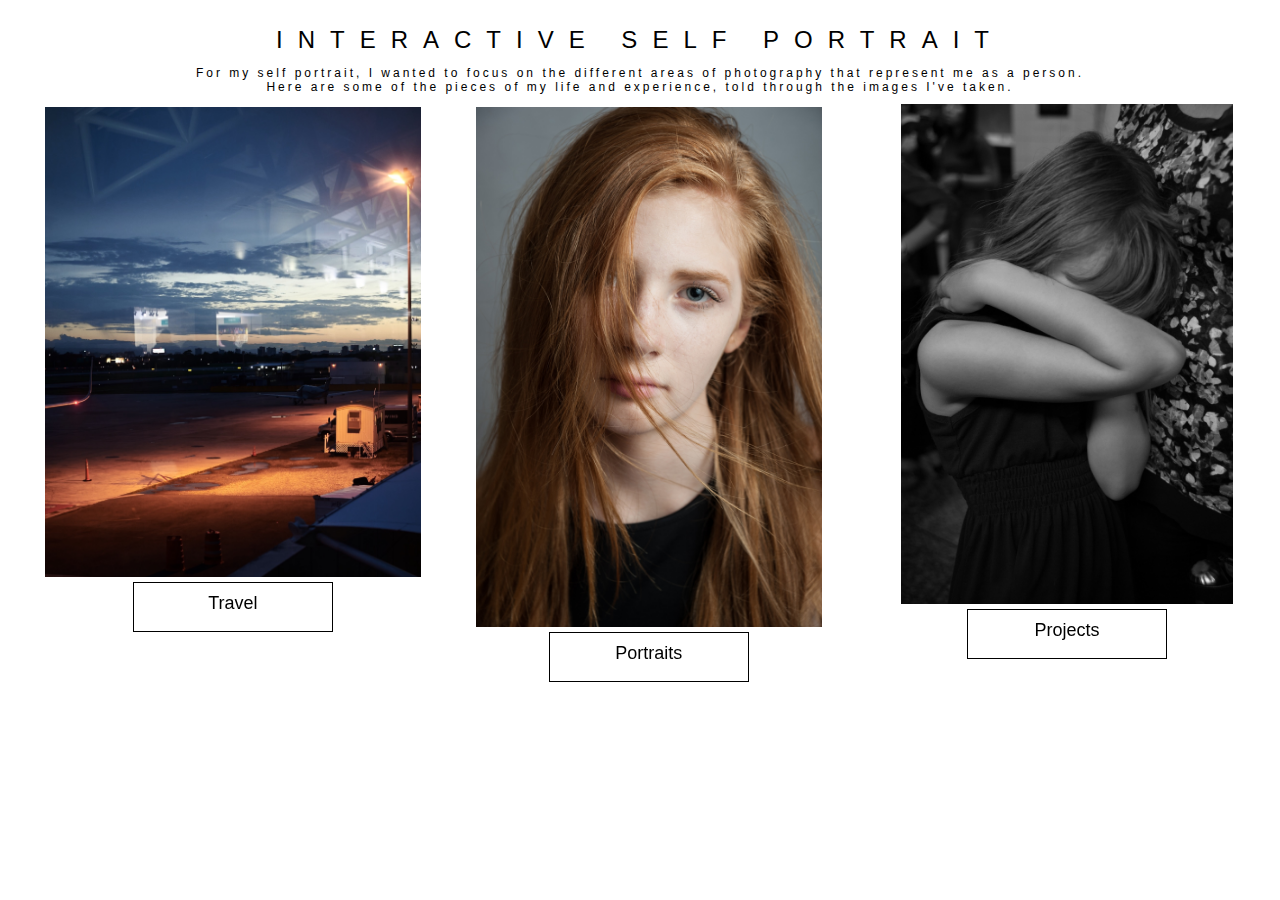
<file: midtermproject/index.html>
<!doctype html>

<!–– The formation of the opening page is altered from codepen.io, customized to what I had in mind. The focus of the project changed because I didn't have enough supporting work in writing and painting to complete my original idea. I kept the pages similiar in style because it felt a little more clean and simple that way. ––> 

    <html> 
            <head> 
                    <style>
                            font {
                                font-family: Helvetica, Arial, sans-serif;
                                letter-spacing: 15px;
                                font-style: normal;
                            }     
                            font2 {
                                font-size:"4px";
                                letter-spacing: 3px;
    
                            }
                    </style>  
                
    <link href="css/style.css" type="text/css" link rel="stylesheet"/> 
        <link href="https://fonts.googleapis.com/css?family=Source+Sans+Pro" rel="stylesheet">
                
            <div1><br>    
                <p><center><font face="Helvetica" font size="5">INTERACTIVE SELF PORTRAIT</font></center></p> 
                        <center><font face="Helvetica"><font2>For my self portrait, I wanted to focus on the different areas of photography that represent me as a person. <br> Here are some of the pieces of my life and experience, told through the images I've taken.</font2></font></center></div1>
            </head>
                    <body> 
                        <section id="section">
                            <div class="container"><div class="column-left">           
                                <img class="Image2" src="backgroundimages/img_2.JPG" height="470px" class="widthset"/> 
                                    <form method="get" action="/pages/page-one.html"><a href="pages/page-one.html">
                                            <div class="travel-button">
                                                <div class="travel-button">
                                                    <div class="button_base b05_3d_roll">
                                                        <div>Travel</div>
                                                        <div>Travel</div>
                                                    </div>
                                                </div>
                                            </div></a></form></div>
                        
                        
                            <div class="column-center">
                                <img class="Image1" src="backgroundimages/img_1.JPG" height="520px" class="widthset"/>
                                    <form method="get" action="pages/page-two.html"><a href="pages/page-two.html">
                                            <div class="Portraits-button">
                                                <div class="Portraits-button">
                                                    <div class="button_base b05_3d_roll">
                                                        <div>Portraits</div>
                                                        <div>Portraits</div>
                                                    </div>
                                                </div>
                                            </div></a></form></div>
                    
                            <div class="column-right">    
                                <img class="Image3" src="backgroundimages/img_3.JPG" height="500px" class="widthset"/>      
                                    <form method="get" action="pages/page-three.html"><a href="pages/page-three.html">
                                        <div class="Projects-button">
                                            <div class="Projects-button">
                                                <div class="button_base b05_3d_roll">
                                                        <div>Projects</div>
                                                        <div>Projects</div>
                                                </div>
                                            </div>
                                        </div></a></form></div>
                        </div>
                        </section>
                
                </body>
            
</html>
</file>
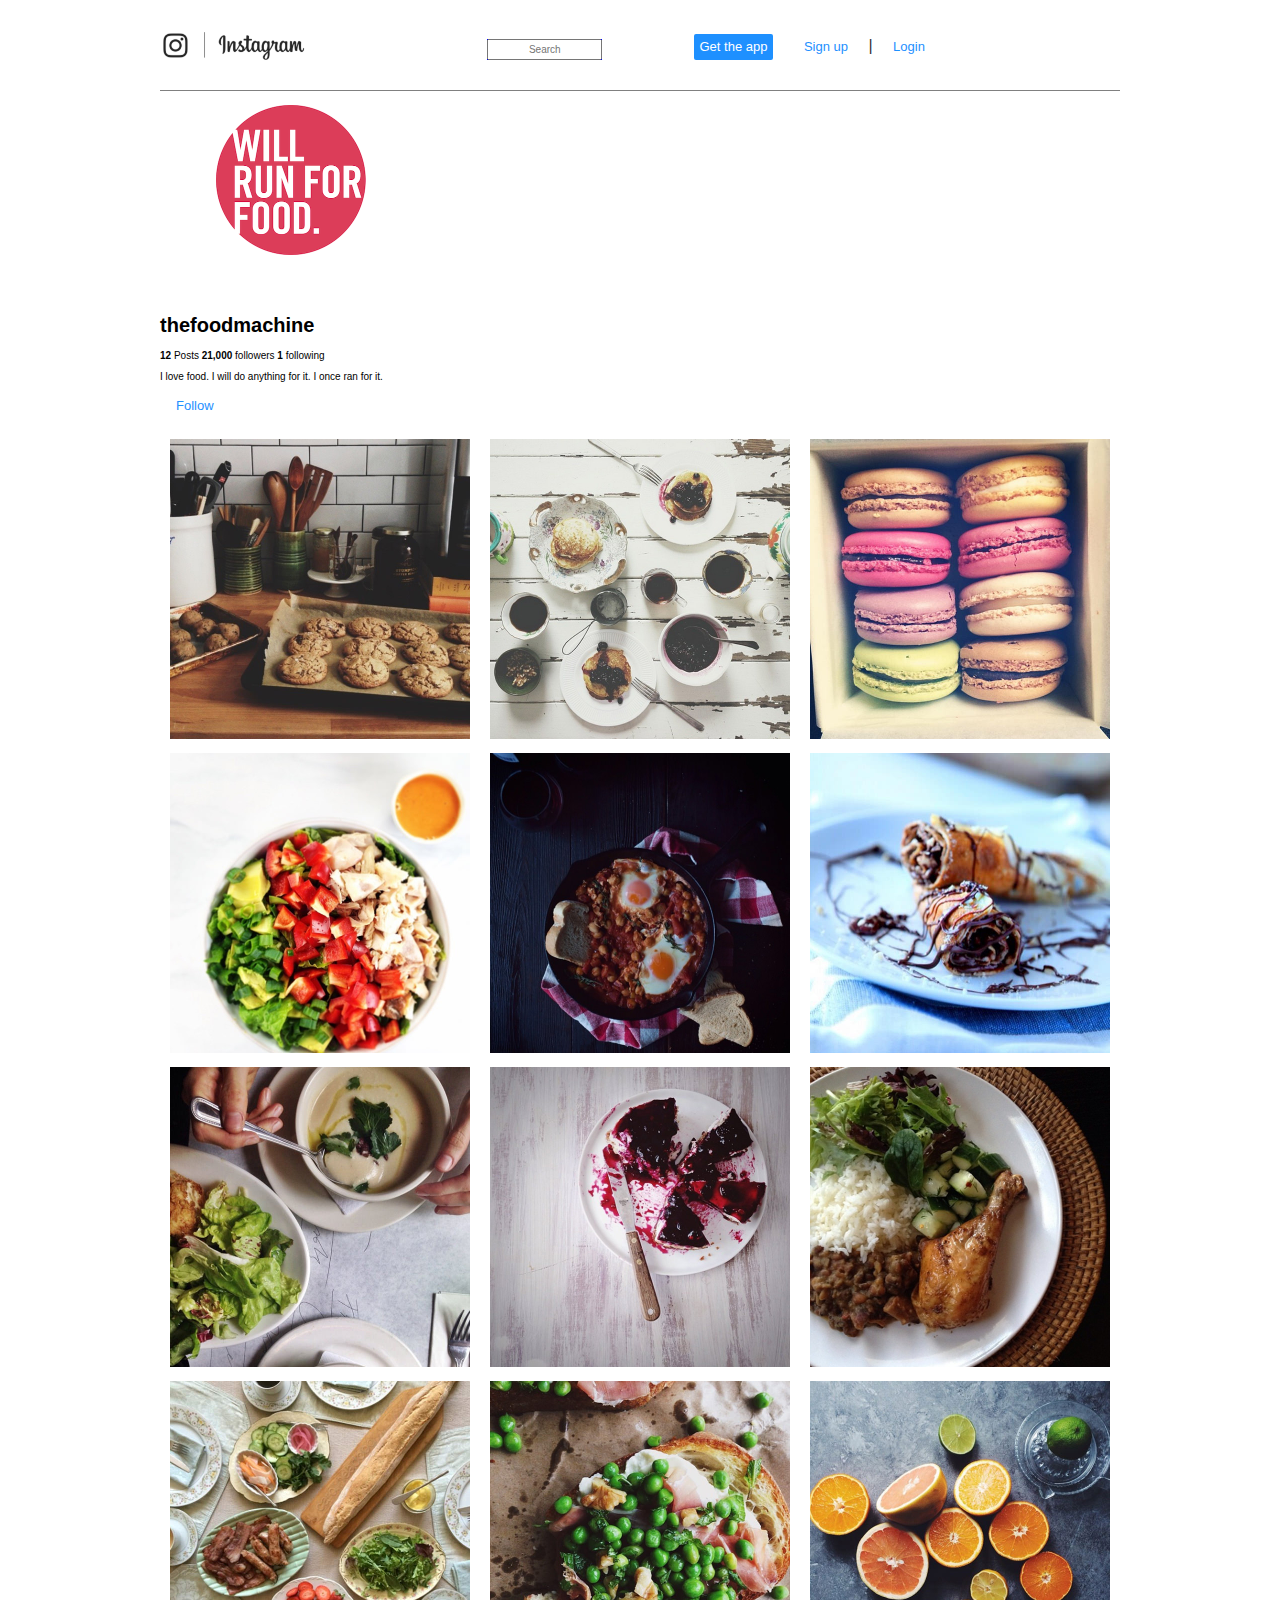
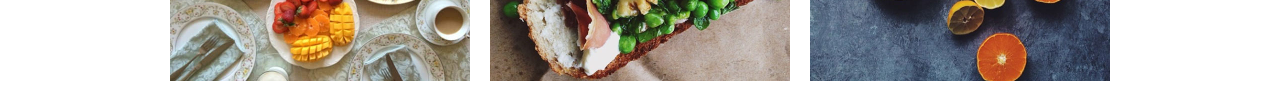
<file: Week 11/index.html>
<!doctype>

<html>
    <head>
        <link rel="stylesheet" type="text/css" href="style.css">
        
    </head>
    
    
    <body>
            <div id= "header"> 
                 <img id="main-logo" src="photos/main-logo.png">
                
                    <div class="search"> 
                        <input id="searchBox" placeholder="Search"> 
                    </div>
                
                        <div id="loginButtons">
                            <button type="button"class="Gettheapp">Get the app</button>
                            <button type="button"class="signup">Sign up</button> |
                            <button type="button"class="login">Login</button>
                        </div>
                </div>
        
         <div id= "profile-image"><img id="profile-image" src="photos/profile-image.png" width="200"></div>

                        
        <div class="bodytext">
            
                <h1>thefoodmachine</h1>
            
                <p><b>12</b> Posts
        
                <b>21,000</b> followers
        
                <b>1</b> following</p>
            
                        
                
                <div id="bio">I love food. I will do anything for it. I once ran for it.</div>
            
         </div>
        
                    <div id="followButton">
                            <button type="button" class="Follow Button" >Follow</button>
                        </div>
        
        
  
        <div class="container_12">
            <div class="grid_4">
                <img class="photos" src="photos/1.jpg">
            </div>
       
            <div class="grid_4">
                <img class="photos" src="photos/2.jpg">
            </div>
        
            <div class="grid_4"> 
                <img class="photos" src="photos/3.jpg">
            </div>
            
            <div class="grid_4"> 
                <img class="photos" src="photos/4.jpg">
            </div>
            
            <div class="grid_4"> 
                <img class="photos" src="photos/5.jpg">
            </div>
            
            <div class="grid_4"> 
                <img class="photos" src="photos/6.jpg">
            </div>
            
            <div class="grid_4"> 
                <img class="photos" src="photos/7.jpg">
            </div>
            
            <div class="grid_4"> 
                <img class="photos" src="photos/8.jpg">
            </div>
            
            <div class="grid_4"> 
                <img class="photos" src="photos/9.jpg">
            </div>
            
            <div class="grid_4"> 
                <img class="photos" src="photos/10.jpg">
            </div>
            
            <div class="grid_4"> 
                <img class="photos" src="photos/11.jpg">
            </div>
            
            <div class="grid_4"> 
                <img class="photos" src="photos/12.jpg">
            </div>
        </div>
        
    </body>

</html>
</file>
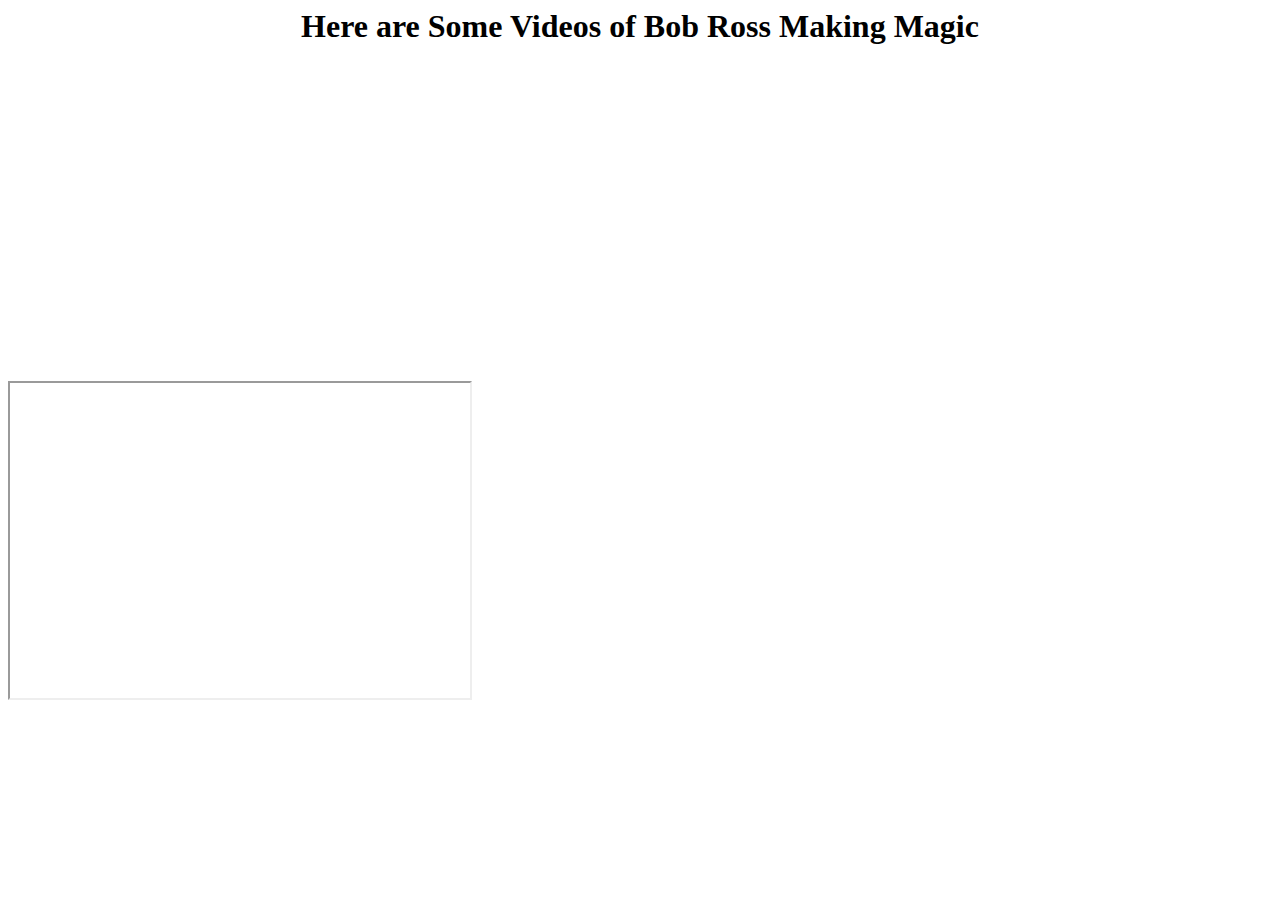
<file: Week3/Pages/Index.html>
<html>
    
        <body>
            <h1><center>
                    <b>Here are Some Videos of Bob Ross Making Magic
                    </b>
            </h1>
                </center>
                    <iframe width="460" height="315" src="https://www.youtube.com/embed/lLWEXRAnQd0" frameborder="0" allowfullscreen>
                    </iframe><br>
                        <iframe width="460" height="315" src="https://www.youtube.com/embed/TohG7F8M3Ls"></iframe>
        </body>
</html>
</file>
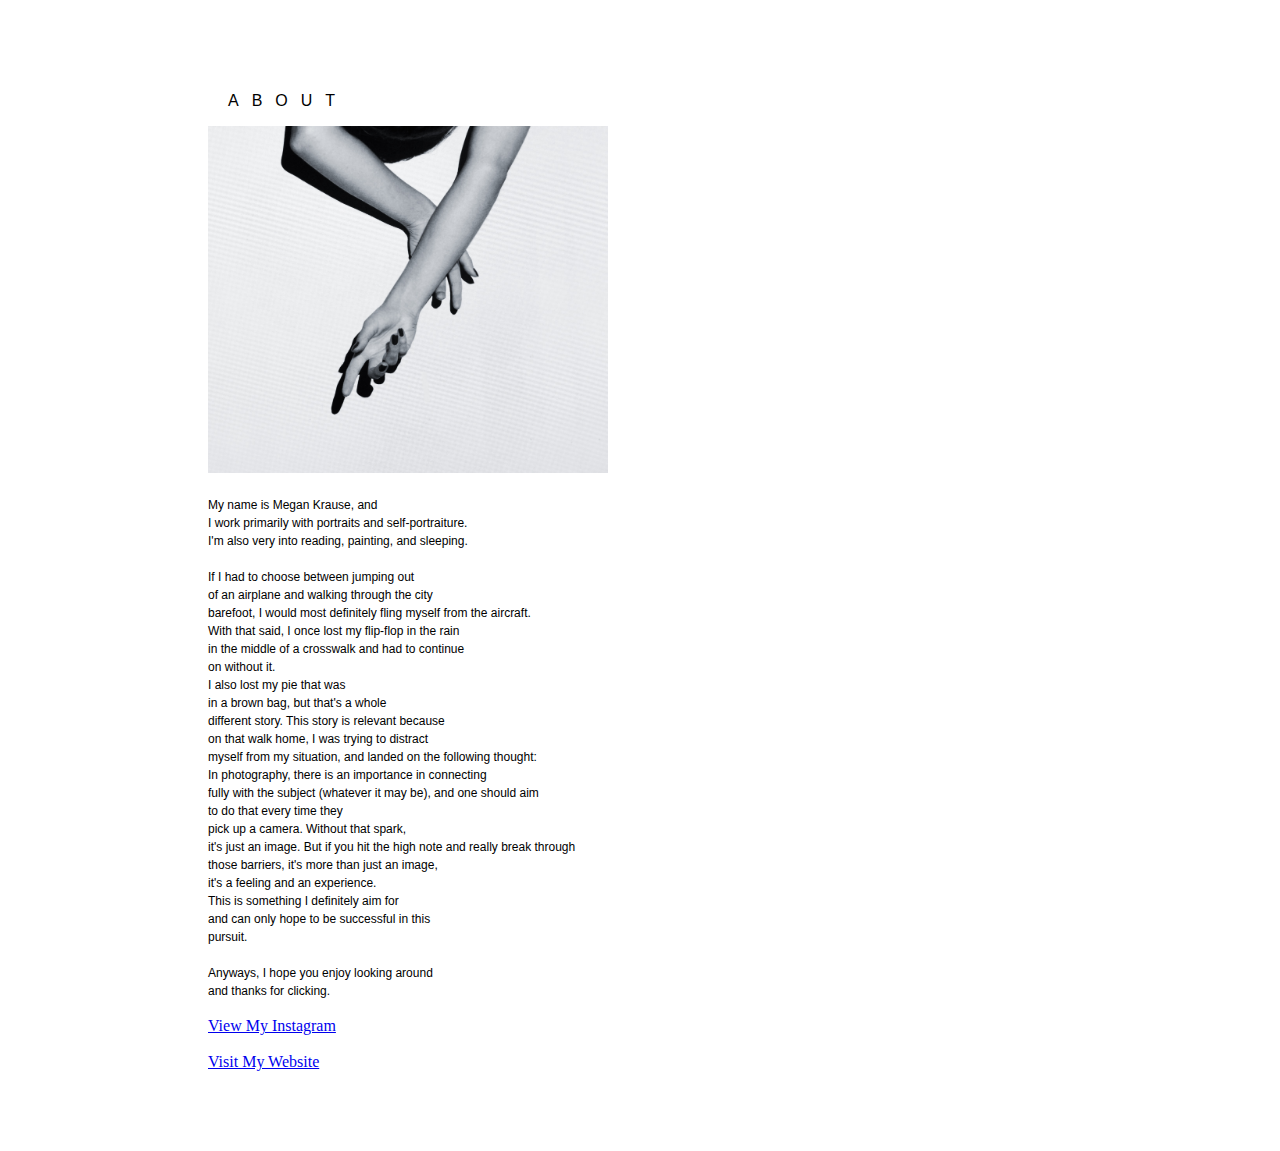
<file: Final/Pages/about.html>
<!doctype html>


<html>  
    
            <head>
                    <style>
                    
                        font {
                            font-family: Helvetica, Arial, sans-serif;
                            padding-top: 5px;
                            letter-spacing: 13px;
                            padding-left: 20px;
                            }     
                        font2 {
                            font-family: Helvetica, Arial, sans-serif;
                            font-size: 12px;
                            padding left: 400px;
                            line-height: 90%;
                                }         
                        body {
                            padding-top: 50px;
                            padding-left: 200px;
                            padding-right: 200px;
                            }                    
                    </style>
            
                <br><p><font face="Helvetica">ABOUT</font></p> 
    
            </head>
    
        <body>
                <div1><img src= "images/Z_006a.JPG" width="400px"></div1>
                    <div id="container"><br>
                            <p2><font2 face="Helvetica">My name is Megan Krause, and <br>I work primarily with portraits and self-portraiture.<br> I'm also very into reading, painting, and sleeping.<br><br>If I had to choose between jumping out <br>of an airplane and walking through the city<br> barefoot, I would most definitely fling myself from the aircraft. <br>With that said, I once lost my flip-flop in the rain<br> in the middle of a crosswalk and had to continue <br>on without it.<br> I also lost my pie that was <br> in a brown bag, but that's a whole <br> different story. This story is relevant because<br>on that walk home, I was trying to distract<br>myself from my situation, and landed on the following thought:<br> In photography, there is an importance in connecting<br> fully with the subject (whatever it may be), and one should aim<br>to do that every time they<br>pick up a camera. Without that spark, <br>it's just an image. But if you hit the high note and really break through<br>those barriers, it's more than just an image,<br>it's a feeling and an experience.<br>This is something I definitely aim for<br>and can only hope to be successful in this<br>pursuit. 
                                <br><br>Anyways, I hope you enjoy looking around<br> and thanks for clicking.
                    </font2></p2> 
                </div><br>
                    
                                <div class="button1">
                                        <form method="get" action="https://www.instagram.com/megakrause/"><a href="https://www.instagram.com/megakrause/">
                                <div class="button1"><div class="button1">
                        <div class="button_base b05_3d_roll">
                <div>View My Instagram</div></div></div></div></a></form></div><br>
                        
                        <div class="button2">
                                        <form method="get" action="https://www.megankrausephotography.org/"><a href="https://www.megankrausephotography.org/">
                                <div class="button2">
                                <div class="button2">
                        <div class="button_base b05_3d_roll">
                <div>Visit My Website</div></div></div></div></a></form></div> <br><br><br><br>
            
      
                </body> 
        </html>
</file>
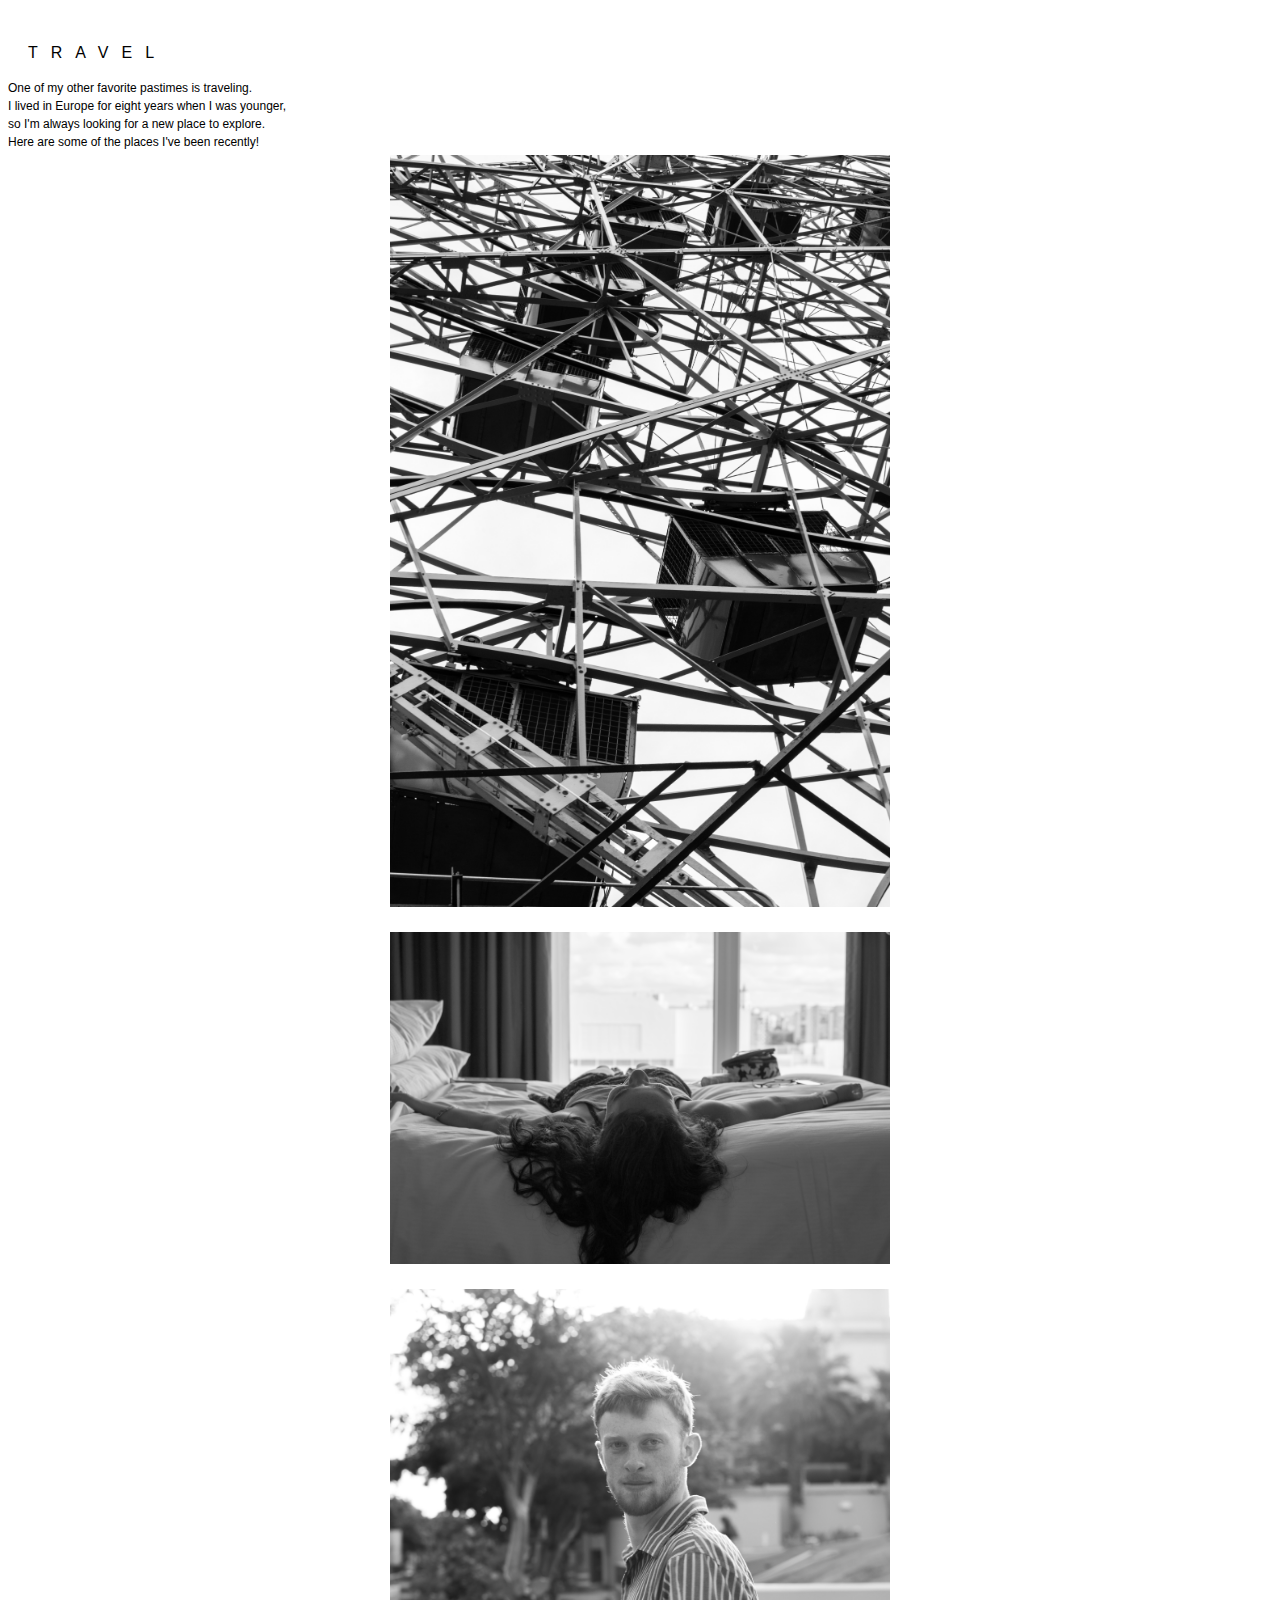
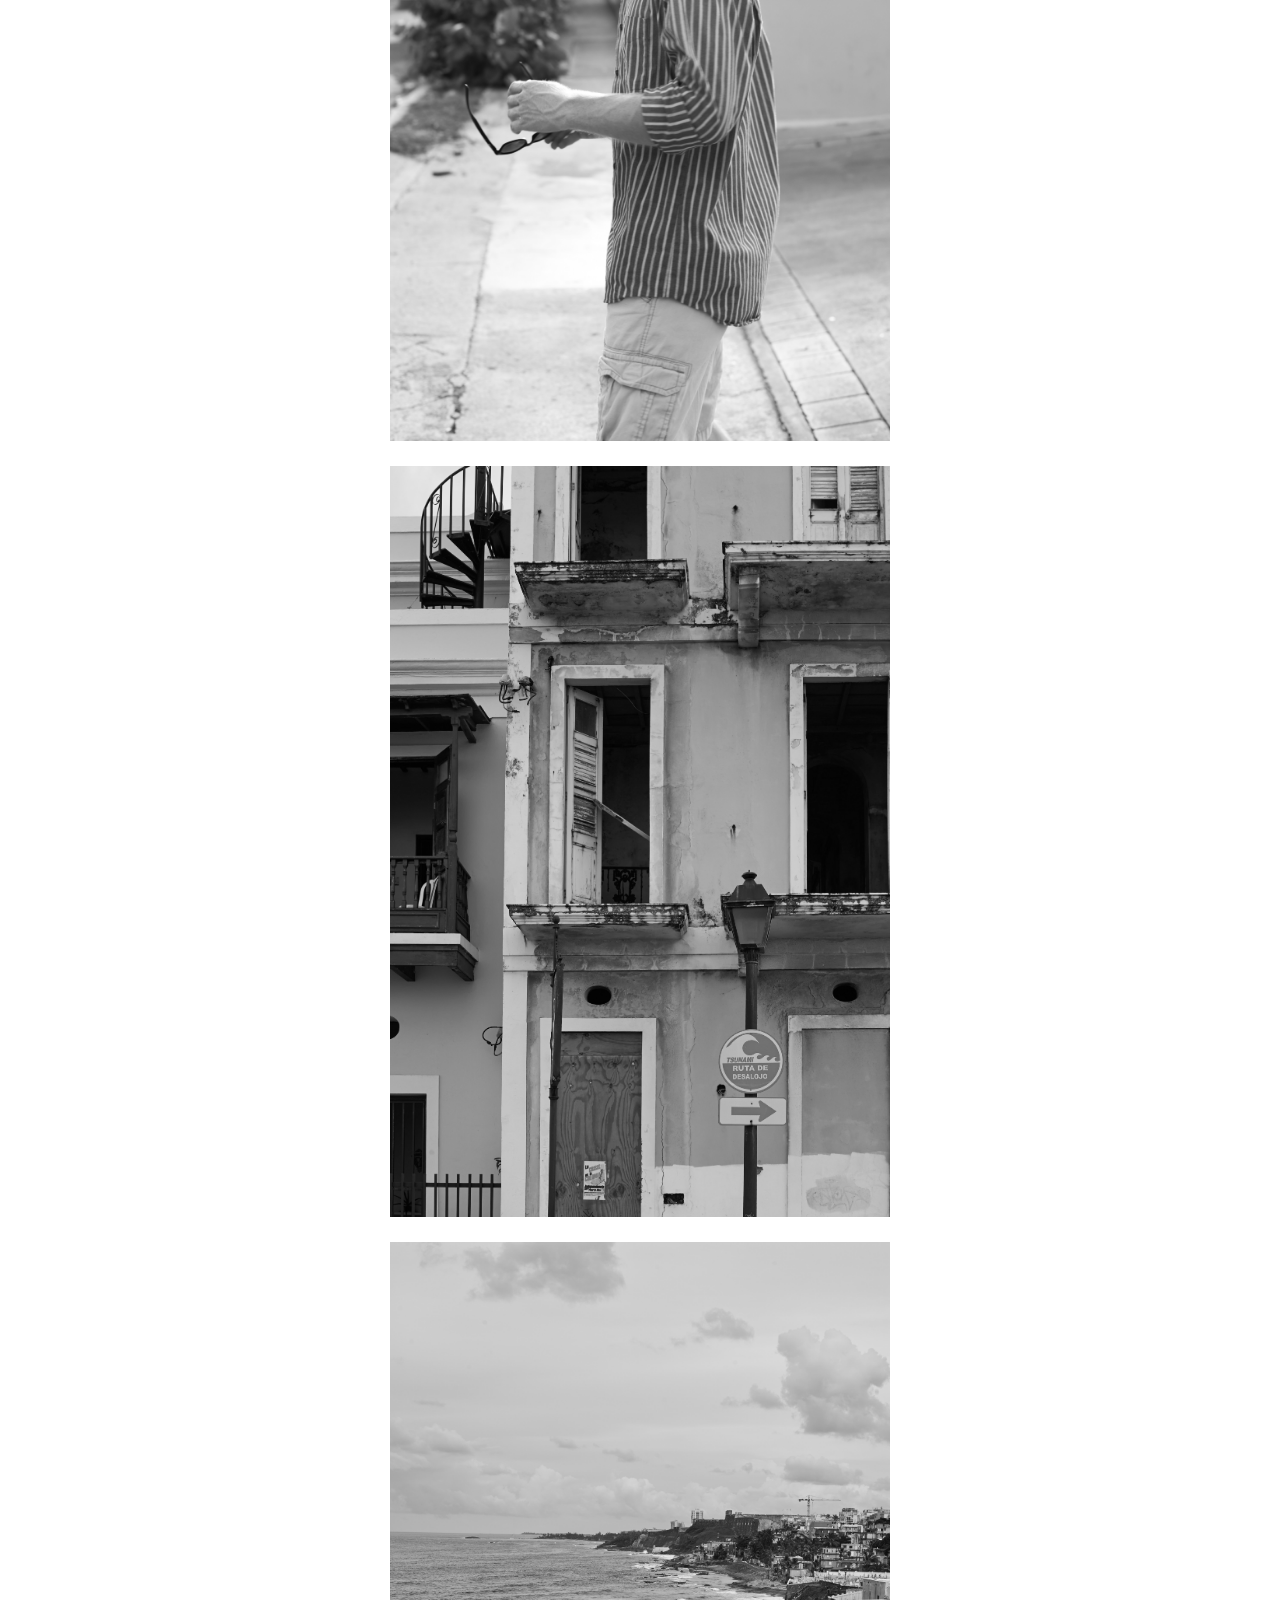
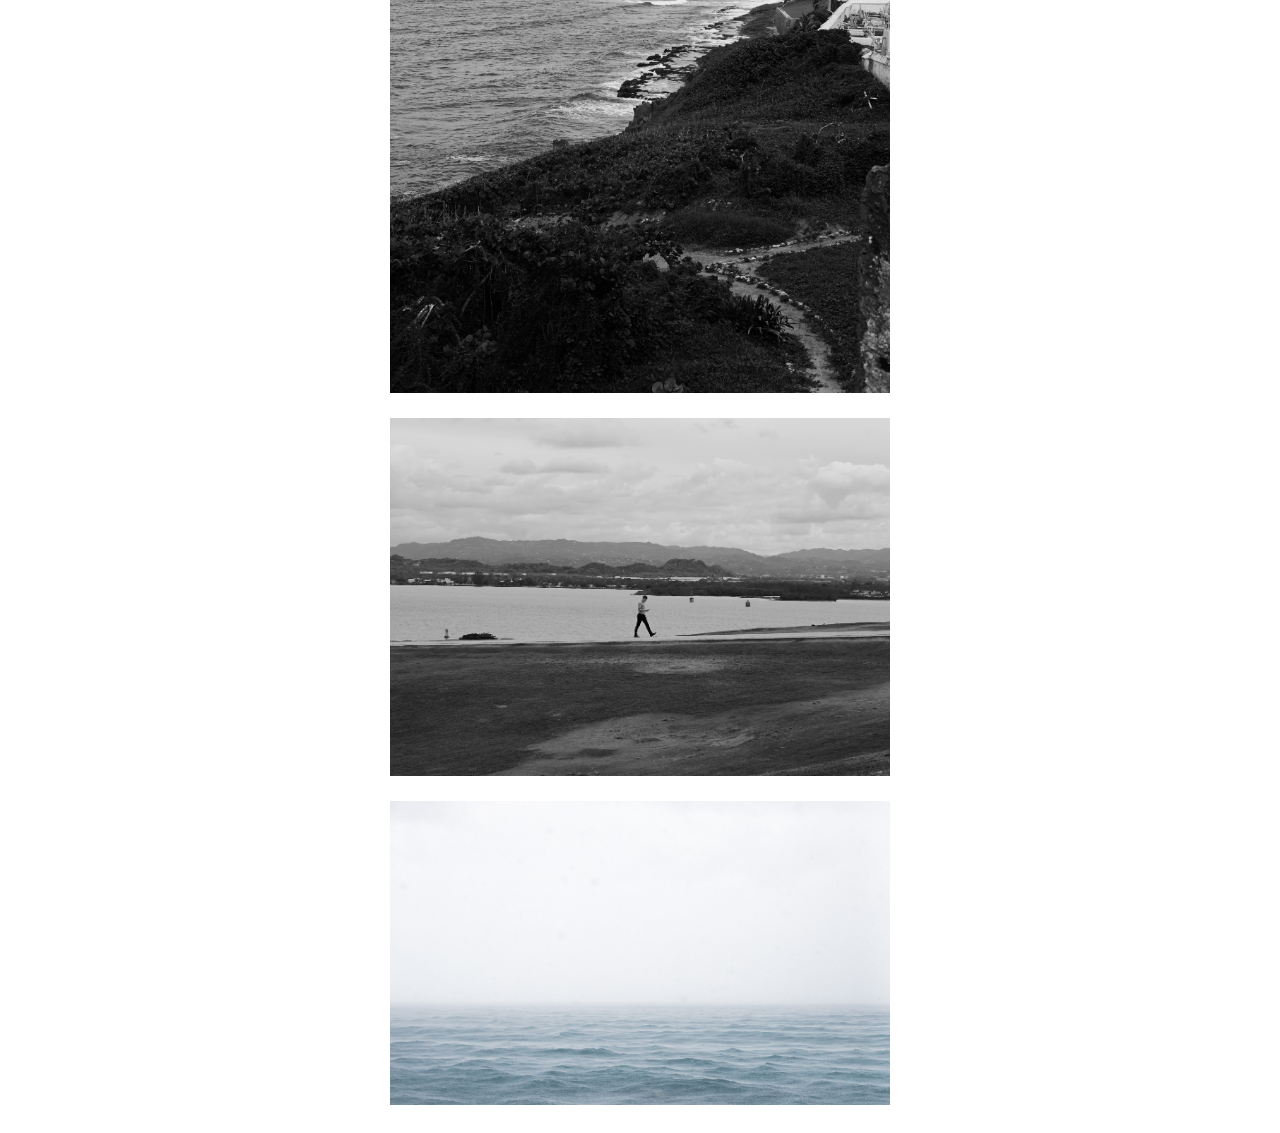
<file: midtermproject/pages/page-one.html>
<!doctype html>


<html>
        <head>
                <style>
                    
                font {
                    font-family: Helvetica, Arial, sans-serif;
                    padding-top: 5px;
                    letter-spacing: 13px;
                    padding-left: 20px;
                }     
                 font2 {
                    font-family: Helvetica, Arial, sans-serif;
                    font-size: 12px;
                    padding left: 400px;
                    line-height: 90%;
                }         
                    
                div.gallery {
                    margin: 5px;
                    width: 500px;
                    position: relative;
                    vertical-align: middle;
                    padding-bottom: 20px;
                }

                body {
                    padding-top: 20px; 
                }                    
                    
                div.gallery img {
                    width: 500px;
                    height: auto;
                    display: block;
                    text-align: left;
                }

                div.desc {
                    padding-top: 100px;
                    padding-left: 100px;
                    padding-right: 100px;
                }
                    
                </style>
    </head>
    
    
                <body>
                      <p><font face="Helvetica">TRAVEL</font></p> 
                     <p2><font2 face="Helvetica">One of my other favorite pastimes is traveling.<br>I lived in Europe for eight years when I was younger,<br>so I'm always looking for a new place to explore.<br>Here are some of the places I've been recently!</font2></p2> 

                    <center>
                        <div class="gallery">
                        <a target="_blank" href="img013.jpg">
                            <img src="travel/img013.jpg" alt="Coney" width="300" height="200">
                            </a></div>
                        <div class="gallery">
                        <a target="_blank" href="img014.jpg">
                            <img src="travel/img014.jpg" alt="Puerto Rico" width="300" height="200">
                        </a>
                    </div>

                    <div class="gallery">
                        <a target="_blank" href="img015.jpg">
                            <img src="travel/img015.jpg" alt="Alex Puerto Rico" width="300" height="200">
                        </a>
                    </div>

                    <div class="gallery">
                        <a target="_blank" href="img016.jpg">
                            <img src="travel/img016.jpg" alt="Streets of Puerto Rico" width="300" height="200">
                        </a>
                    </div>
    
                    <div class="gallery">
                        <a target="_blank" href="img017.jpg">
                            <img src="travel/img017.jpg" alt="Puerto Rico Coastline" width="300" height="200">
                        </a>
                    </div>
    
                    <div class="gallery">
                        <a target="_blank" href="img018.jpg">
                            <img src="travel/img018.jpg" alt="Puerto Rico" width="300" height="200">
                        </a>
                    </div>

                    <div class="gallery">
                        <a target="_blank" href="img019.jpg">
                            <img src="travel/img019.jpg" alt="Puerto Rico" width="300" height="200">
                        </a>
                    </div></center>

                </body> 
        </html>
</file>
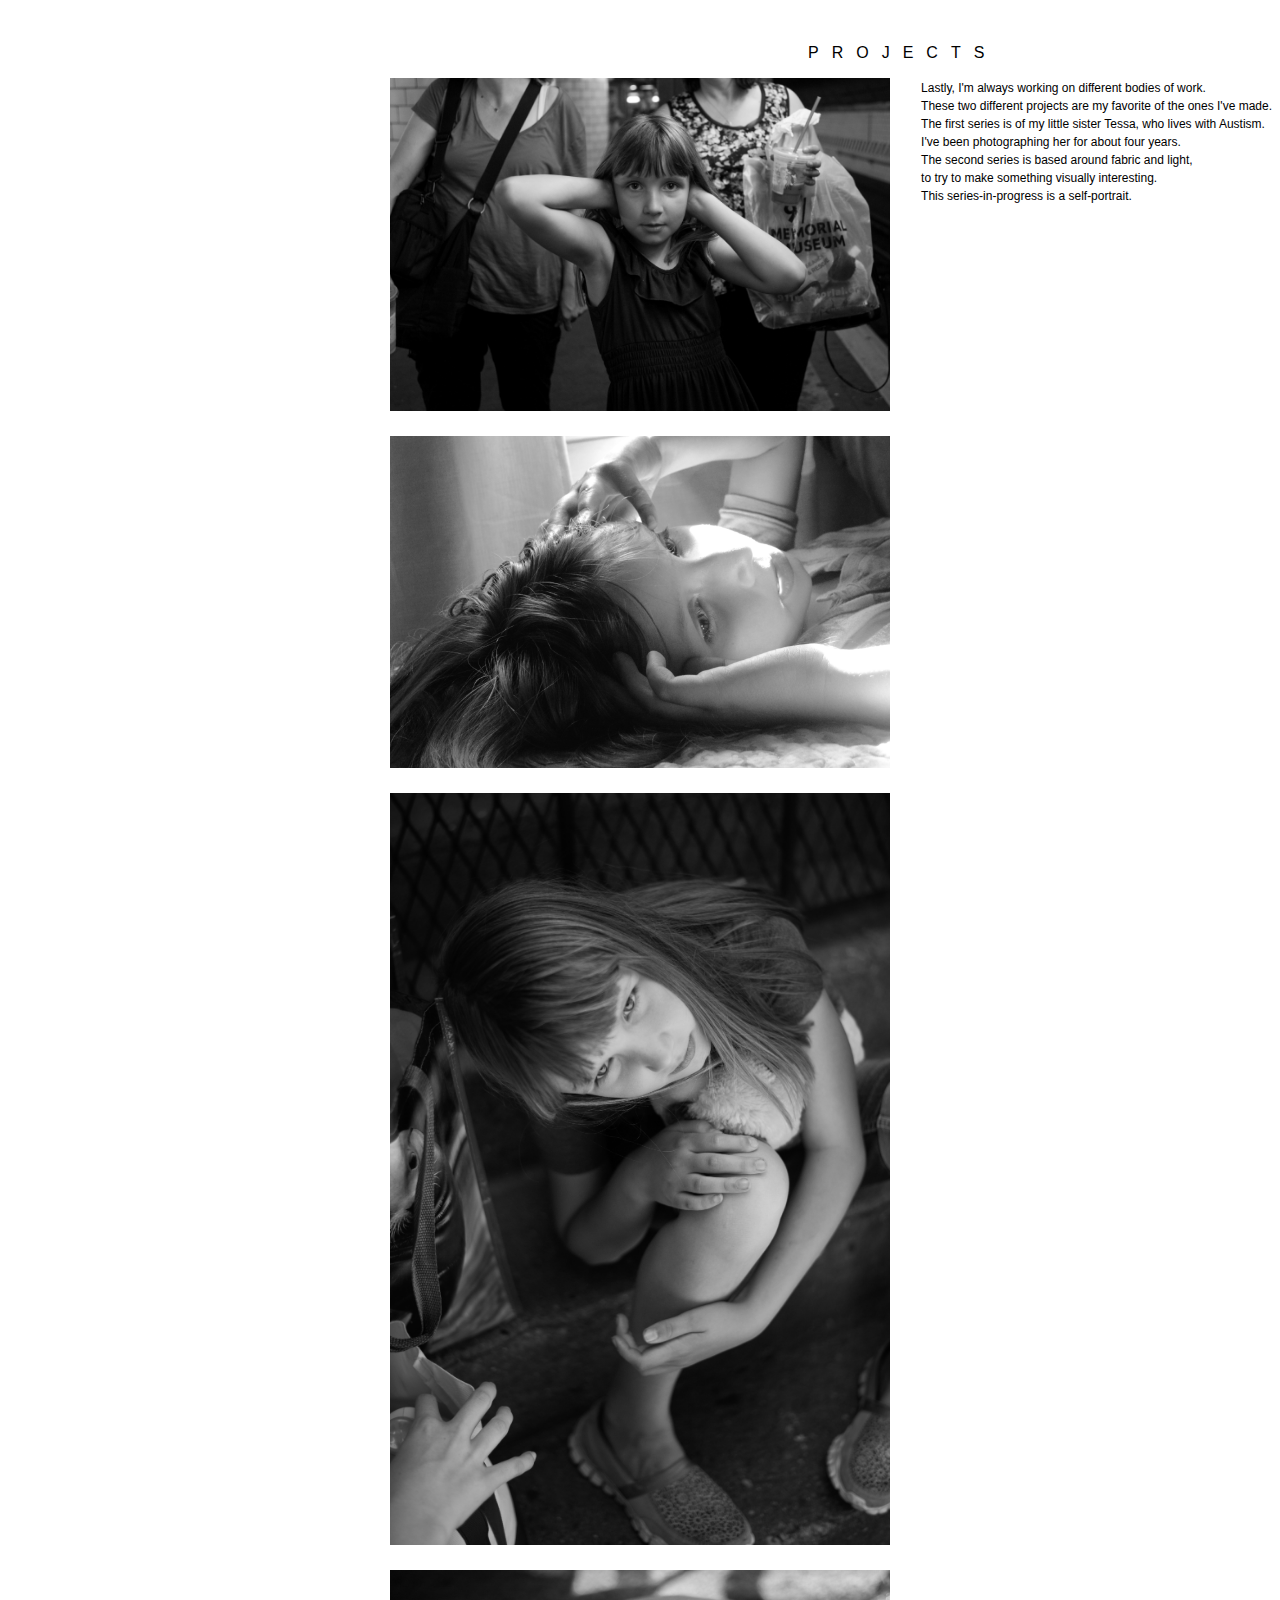
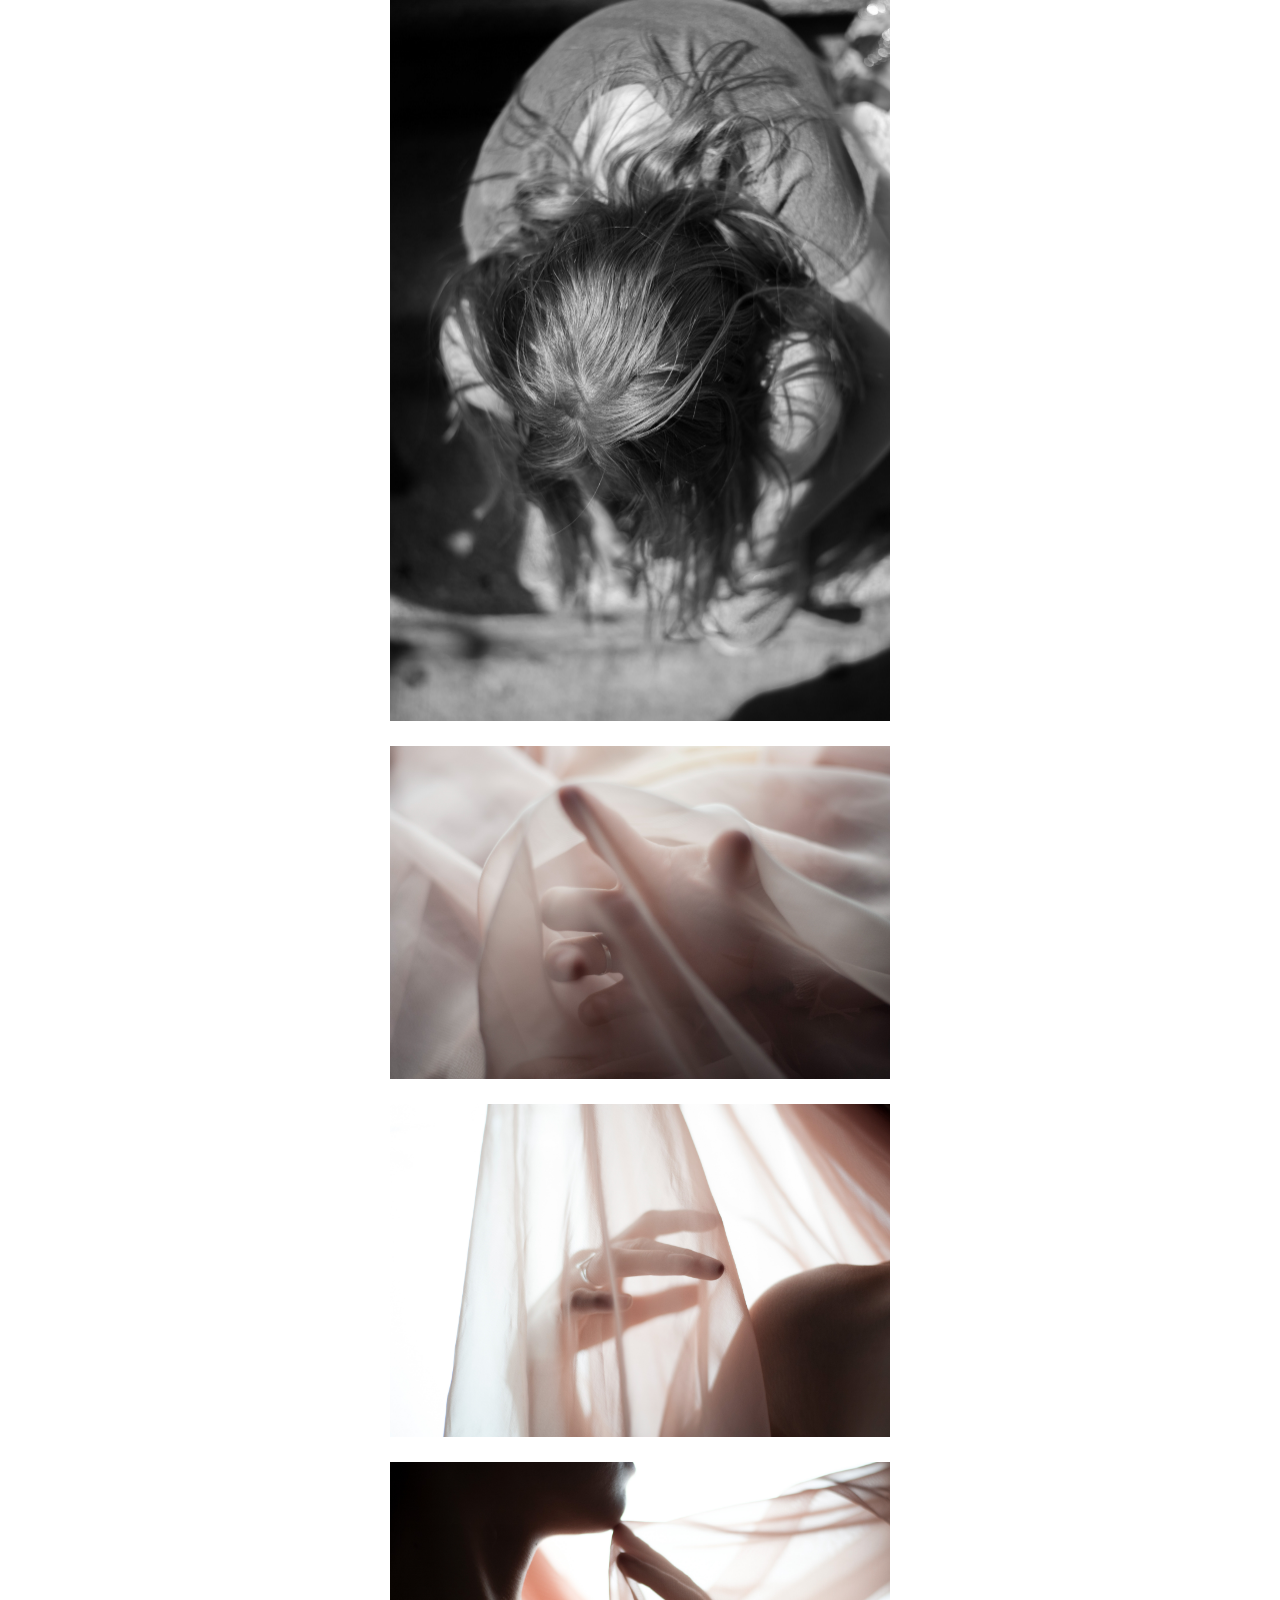
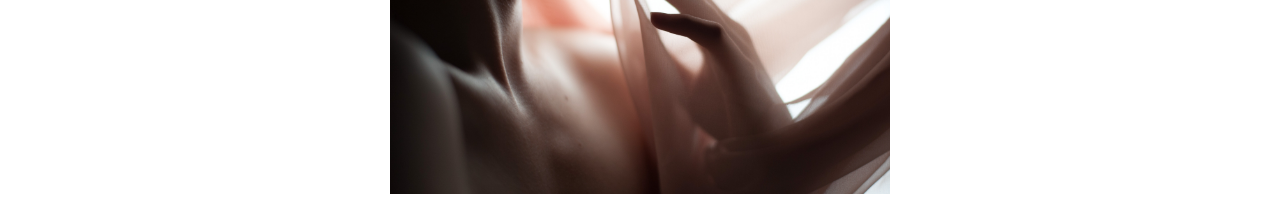
<file: midtermproject/pages/page-three.html>
<!doctype html>


<html>
        <head>
                <style>
                    
                font {
                    font-family: Helvetica, Arial, sans-serif;
                    padding-top: 5px;
                    letter-spacing: 13px;
                    padding-left: 800px;
                }    
                     font2 {
                    font-family: Helvetica, Arial, sans-serif;
                    font-size: 12px;
                    padding left: 400px;
                    line-height: 90%;
                    text-align: right
                }         
                 p2{
                    float:right; 
                        
                    }
                div.gallery {
                    margin: 5px;
                    width: 500px;
                    position: relative;
                    vertical-align: middle;
                    padding-bottom: 20px;
                }

                body {
                    padding-top: 20px; 
                }                    
                    
                div.gallery img {
                    width: 500px;
                    height: auto;
                    display: block;
                    text-align: left;
                }

                div.desc {
                    padding-top: 100px;
                    padding-left: 100px;
                    padding-right: 100px;
                }
                    
                </style>
    </head>
    
    
                <body>
                        <p><font face="Helvetica">PROJECTS</font></p>
                    <p2><font2 face="Helvetica"><right>Lastly, I'm always working on different bodies of work.<br>These two different projects are my favorite of the ones I've made.<br>The first series is of my little sister Tessa, who lives with Austism.<br>I've been photographing her for about four years.<br>The second series is based around fabric and light, <br>to try to make something visually interesting.<br>This series-in-progress is a self-portrait.</right></font2></p2> 

                    <center>
                        <div class="gallery">
                        <a target="_blank" href="img028.jpg">
                            <img src="projects/img028.jpg" alt="Tessa First Image" width="300" height="200">
                        </a>
                    </div>
                        <div class="gallery">
                        <a target="_blank" href="img021.jpg">
                            <img src="projects/img021.jpg" alt="Tessa 1" width="300" height="200">
                            </a></div>
                        

                    <div class="gallery">
                        <a target="_blank" href="img027.jpg">
                            <img src="projects/img027.jpg" alt="Tessa 3" width="300" height="200">
                        </a>
                    </div>
    
                        
                    <div class="gallery">
                        <a target="_blank" href="img026.jpg">
                            <img src="projects/img026.jpg" alt="Tessa 2" width="300" height="200">
                        </a>
                    </div>
                        
                              <div class="gallery">
                        <a target="_blank" href="img022.jpg">
                            <img src="projects/img022.jpg" alt="Fabric 1" width="300" height="200">
                        </a>
                    </div>
                        
                    <div class="gallery">
                        <a target="_blank" href="img024.jpg">
                            <img src="projects/img024.jpg" alt="Color Fabric 2" width="300" height="200">
                        </a>
                    </div>

                         <div class="gallery">
                        <a target="_blank" href="img025.jpg">
                            <img src="projects/img025.jpg" alt="Color Fabric 3" width="300" height="200">
                        </a>
                    </div>
                        
                    </center>

                </body> 
        </html>
</file>
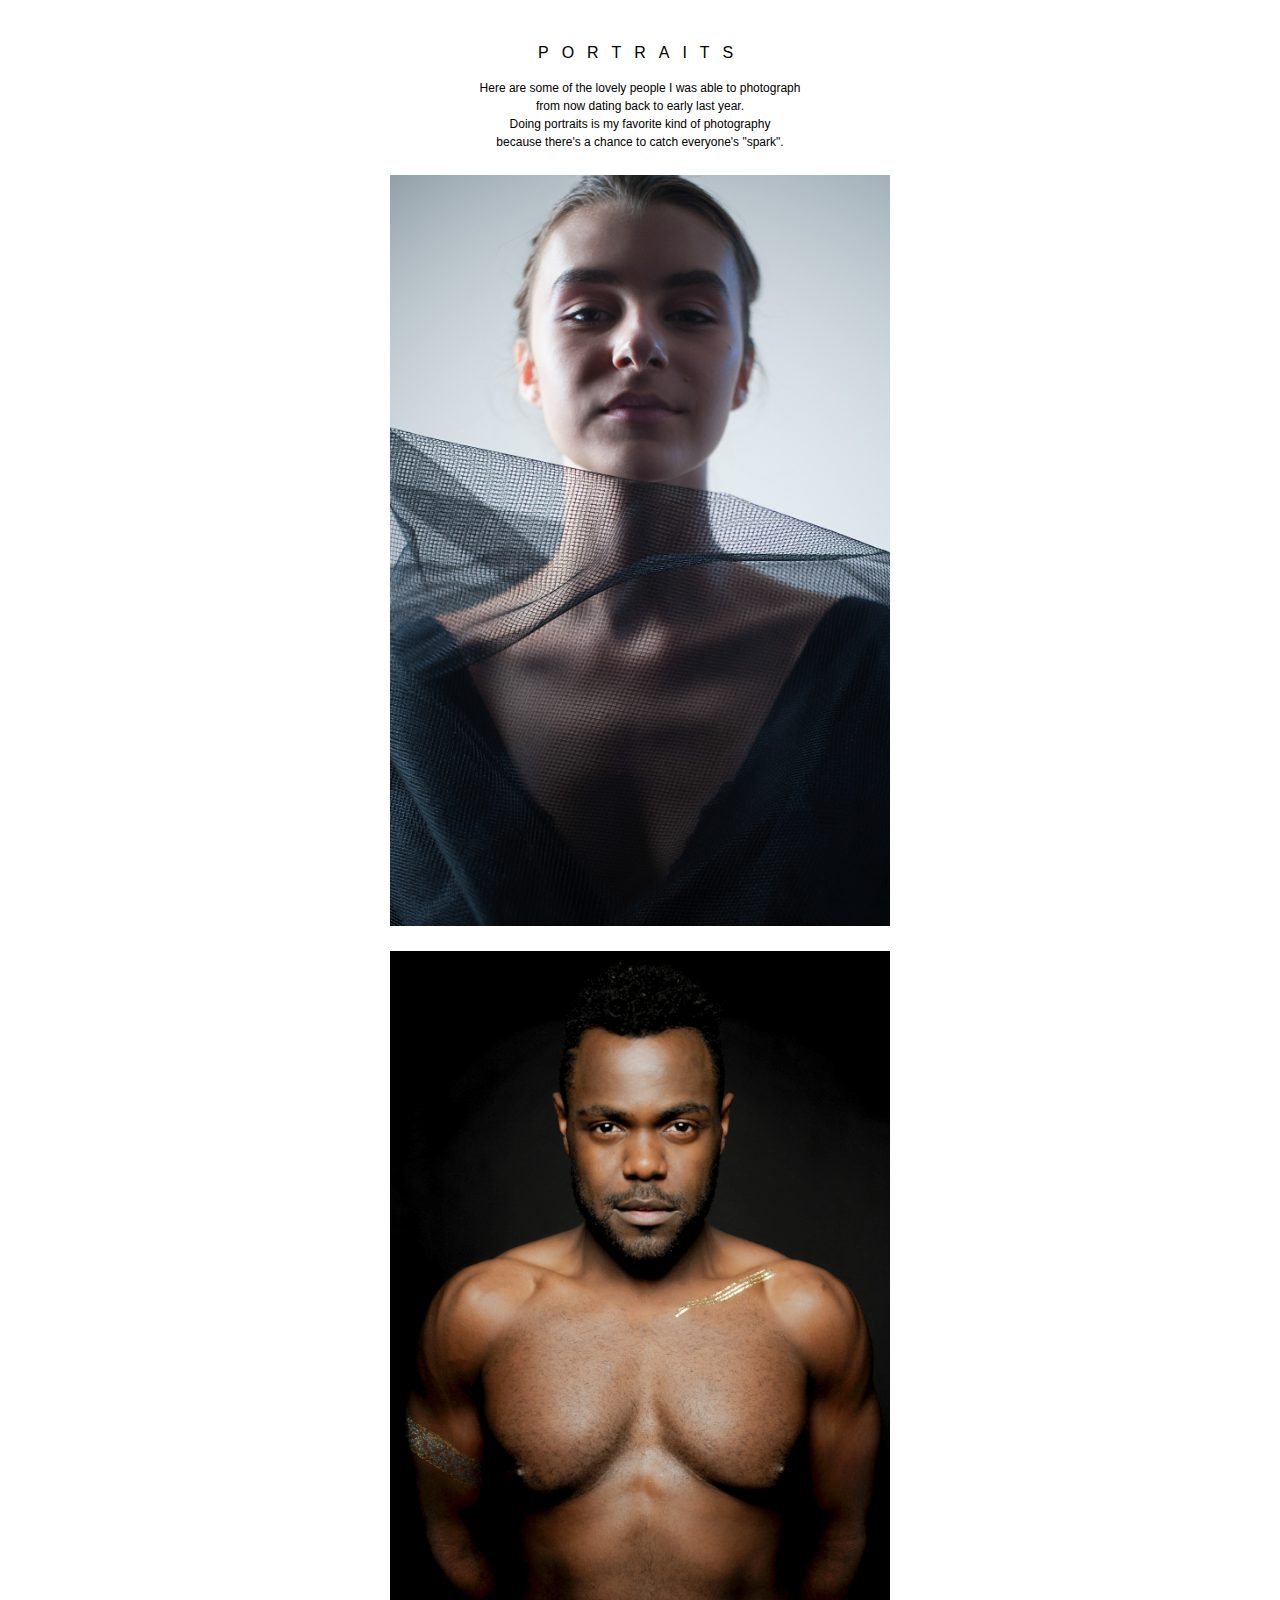
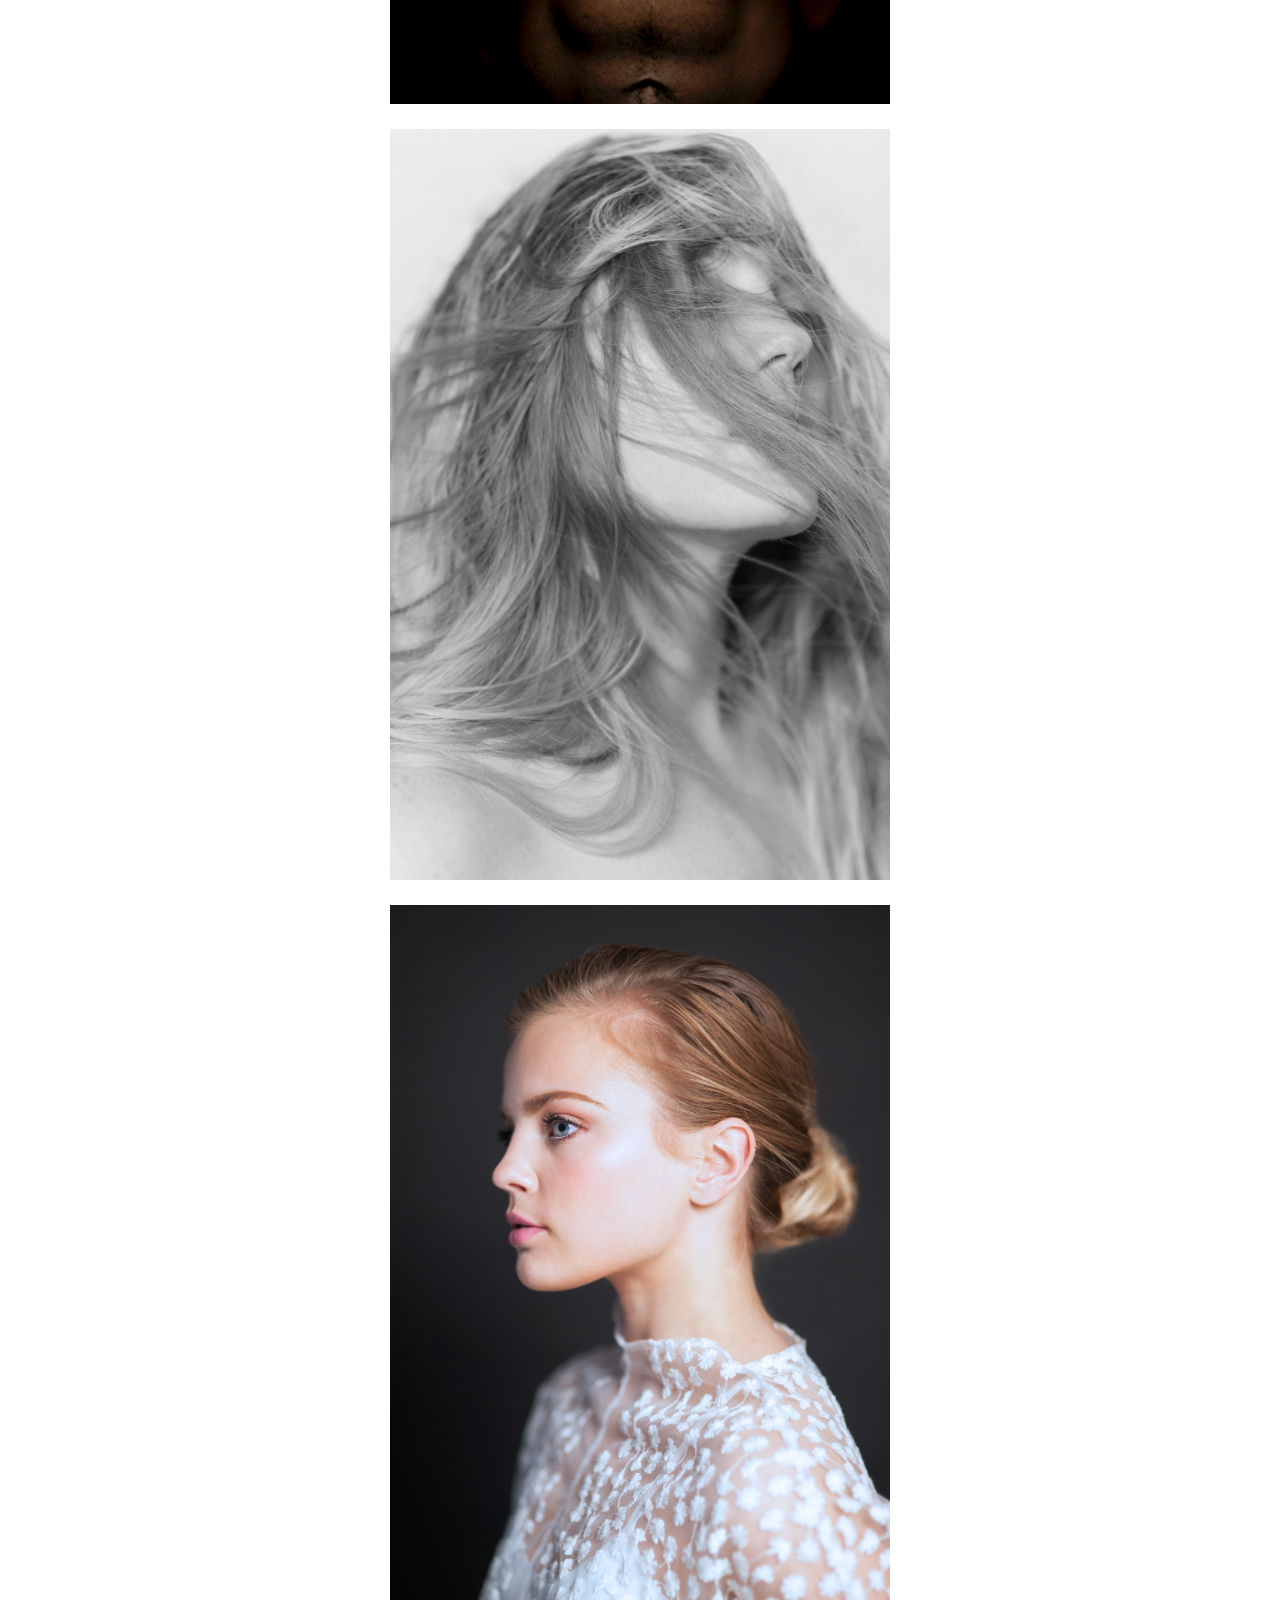
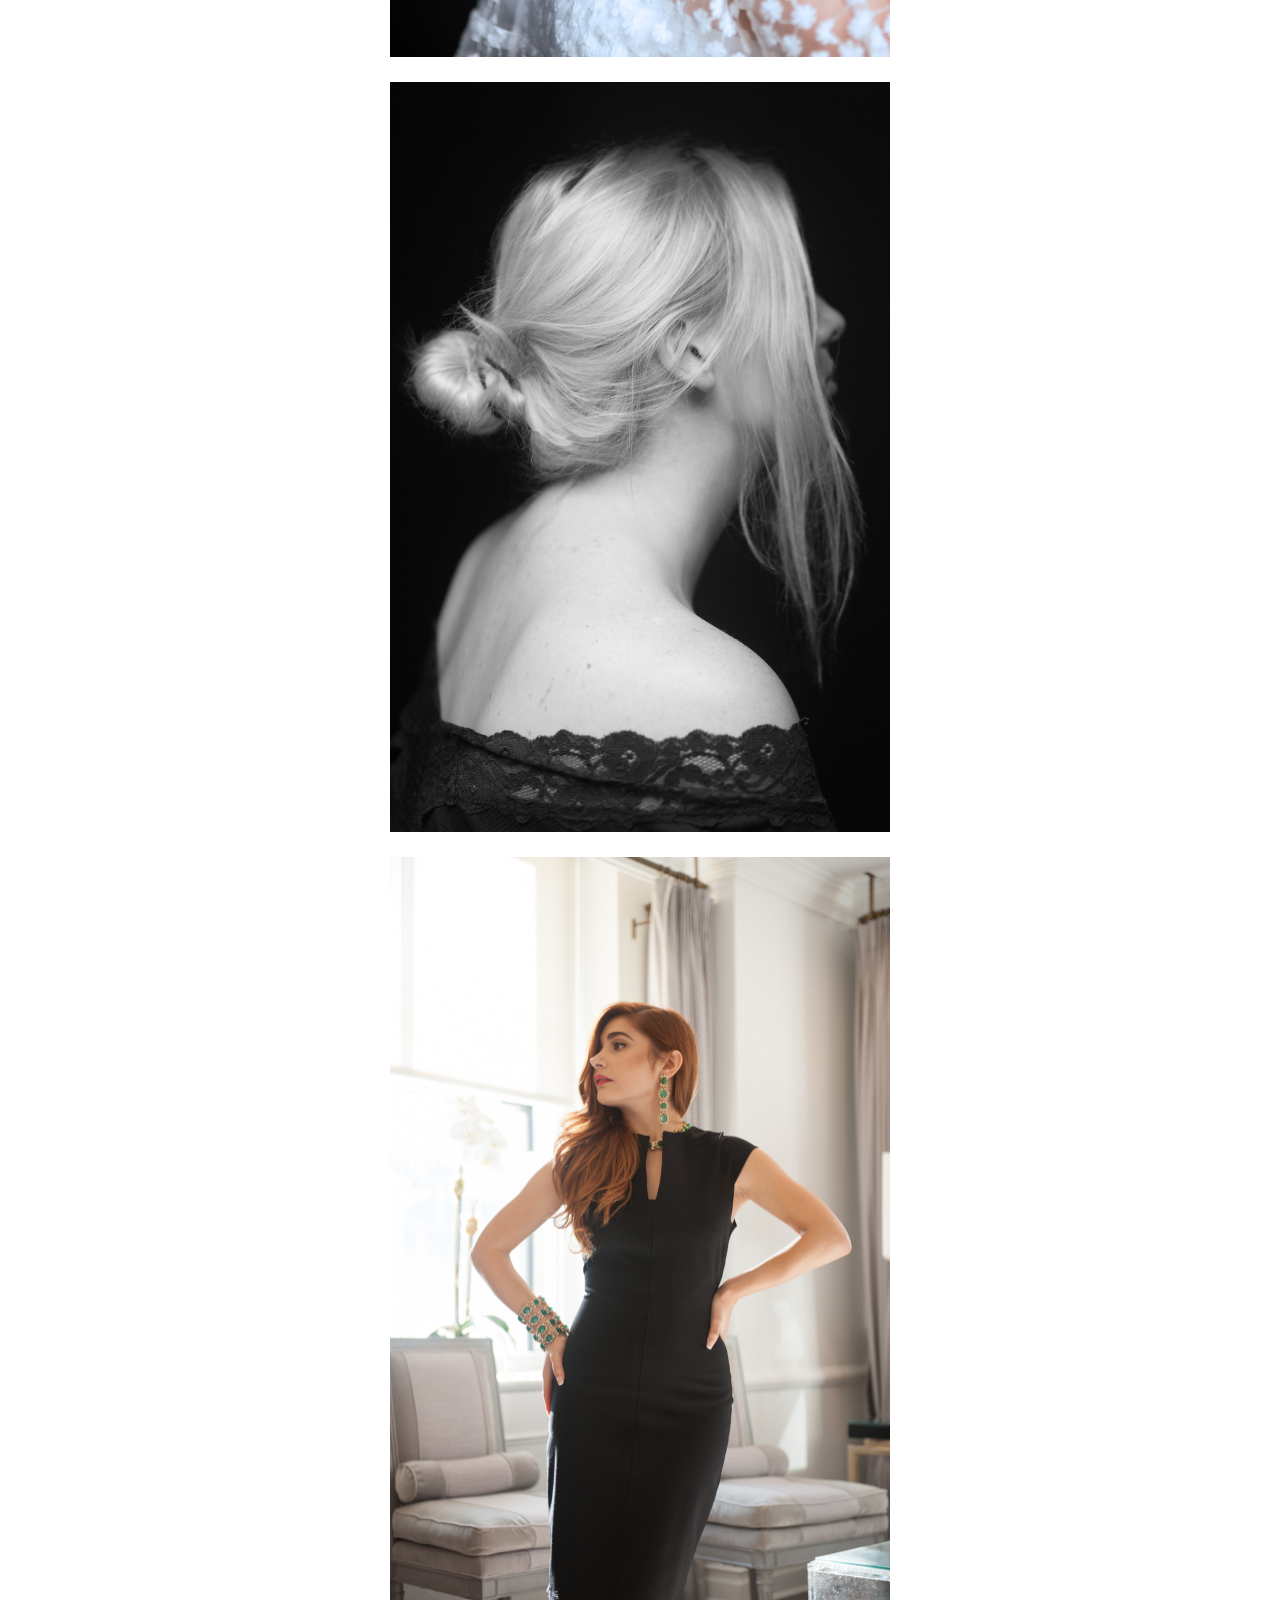
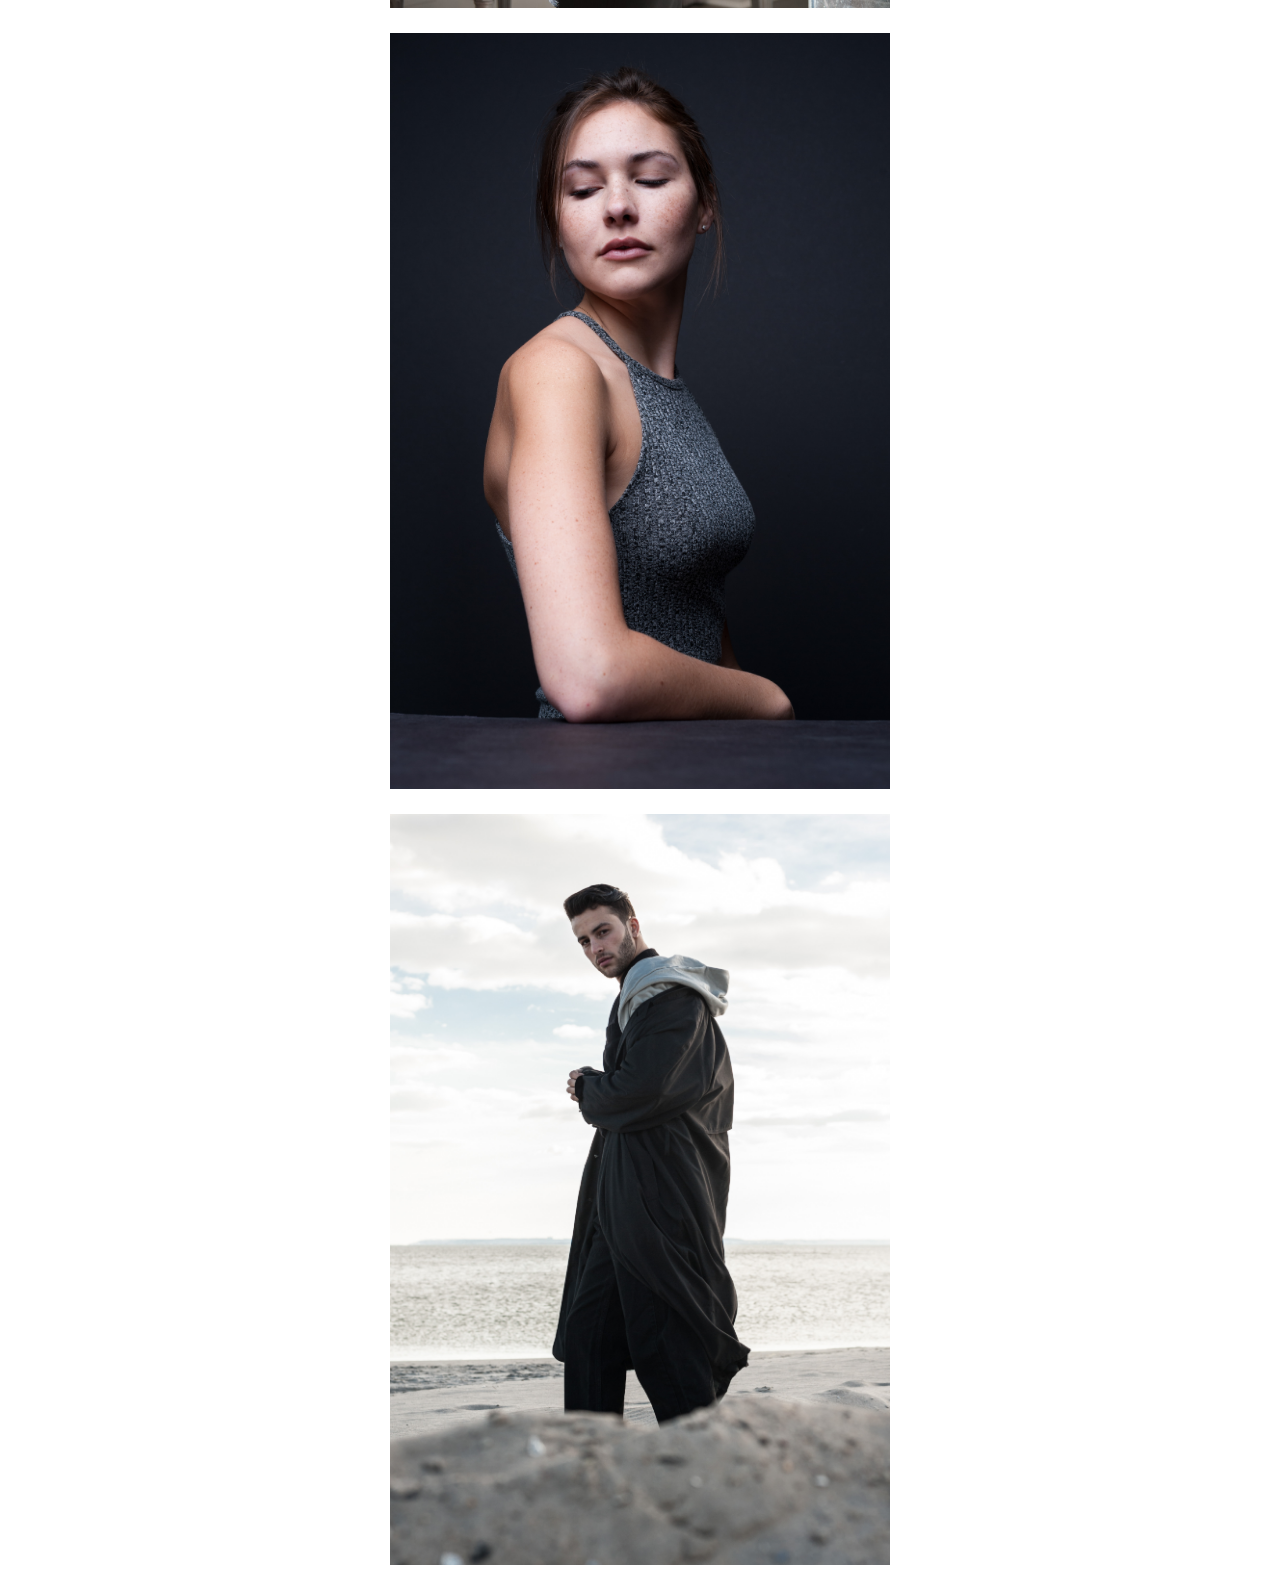
<file: midtermproject/pages/page-two.html>
<!doctype html>

<!–– I had to use inline CSS when dealing with the font tag in order to get the spacing I wanted, and I just made everything inline instead of creating a partial style sheet. Also, the loading process was quicker because I didn't have to go back and forth between saving the style sheet and updating the html which I liked––> 

<html>
        <head>
                <style>
                    
                font {
                    font-family: Helvetica, Arial, sans-serif;
                    padding-top: 5px;
                    letter-spacing: 13px;
                    padding-left: 530px;
                }     
                font2 {
                    font-family: Helvetica, Arial, sans-serif;
                    font-size: 12px;
                    text-align: left;
                    padding left: 400px;
                    line-height: 90%;
                }     
                    
                div.gallery {
                    margin: 5px;
                    width: 500px;
                    position: relative;
                    vertical-align: middle;
                    padding-top: 20px;
                }

                body {
                    padding-top: 20px; 
                }                    
                    
                div.gallery img {
                    width: 500px;
                    height: auto;
                    display: block;
                    text-align: left;
                }

                div.desc {
                    padding-top: 100px;
                    padding-left: 100px;
                    padding-right: 100px;
                }
                    
                </style>
    </head>
    
    
                <body>
                        <p><font face="Helvetica">PORTRAITS</font></p>
                            <p2><center><font2 face="Helvetica">Here are some of the lovely people I was able to photograph<br>from now dating back to early last year.<br>Doing portraits is my favorite kind of photography<br>because there's a chance to catch everyone's "spark".</font2></center></p2>

                    <center>
                        <div class="gallery">
                        <a target="_blank" href="img004.jpg">
                            <img src="portraits/img004.jpg" alt="Alex" width="300" height="200">
                            </a></div>
                        <div class="gallery">
                        <a target="_blank" href="img001.jpg">
                            <img src="portraits/img001.jpg" alt="" width="300" height="200">
                        </a>
                    </div>

                    <div class="gallery">
                        <a target="_blank" href="img002.jpg">
                            <img src="portraits/img002.jpg" alt="Emily" width="300" height="200">
                        </a>
                    </div>

                    <div class="gallery">
                        <a target="_blank" href="img003.jpg">
                            <img src="portraits/img003.jpg" alt="Bayliee" width="300" height="200">
                        </a>
                    </div>
    
                    <div class="gallery">
                        <a target="_blank" href="img005.jpg">
                            <img src="portraits/img005.jpg" alt="Biz" width="300" height="200">
                        </a>
                    </div>
    
                    <div class="gallery">
                        <a target="_blank" href="img006.jpg">
                            <img src="portraits/img006.jpg" alt="Rachel" width="300" height="200">
                        </a>
                    </div>

                    <div class="gallery">
                        <a target="_blank" href="img009.jpg">
                            <img src="portraits/img009.jpg" alt="Vanessa" width="300" height="200">
                        </a>
                    </div>
           
                    <div class="gallery">
                        <a target="_blank" href="img010.jpg">
                            <img src="portraits/img010.jpg" alt="Anthony" width="300" height="200">
                        </a>
                    </div></center>

                </body> 
        </html>
</file>
<file: midtermproject/css/style.css>
.div1 {
    padding-top: 20px;  
}
.container {
    padding-left: 20px;
    padding-right 20px;
    padding-top: 10px;
    padding bottom: 20px;
}

.body {
    font-family: Sans Pro; font-size: 13px;
    padding-top: 10px;
    padding-bottom: -5px;
}

.column-left{ 
        float: left; 
        width: 33%;
        position: relative;
        text-align: center;
        padding-left: 5px;
        display: inline-block;
        height: auto;
        margin: 3px  auto 3px auto 
}

.column-center{ 
        display: inline-block; 
        width: 33%;
        text-align: center;
        position: relative;
        display: inline-block;
        height: auto;
        margin: 3px  auto 3px auto
    
}

.column-right{
        float: right; 
        width: 33%;
        text-align: center;
        position: relative;
        padding-right:5px;
        display: inline-block;
        height: auto;
}

.button1 {
        position:absolute;
        background-color: slategrey; 
        border: none;
        color: white;
        padding: 10px 24px;
        text-align: center;
        display: inline-block;
        font-size: 16px;  
        box-shadow: 0 8px 16px 0 rgba(0,0,0,0.2), 0 6px 20px 0 rgba(0,0,0,0.19);
}

.button1:hover {
        box-shadow: 0 12px 16px 0 rgba(0,0,0,0.24), 0 17px 50px 0 rgba(0,0,0,0.19);
}

.button2 {
        position:absolute;
        background-color: slategrey; 
        border: none;
        color: hotpink;
        padding: 10px 24px;
        text-align: center;
        text-decoration: none;
        display: inline-block;
        font-size: 16px; 
        box-shadow: 0 8px 16px 0 rgba(0,0,0,0), 0 6px 20px 0 rgba(0,0,0,0.19);
}

.button2:hover {
        box-shadow: 0 12px 16px 0 rgba(0,0,0,0.24), 0 17px 50px 0 rgba(0,0,0,0.19);
}

.button3 {
        position:absolute;
        background-color: slategrey; 
        border: none;
        color: hotpink;
        padding: 10px 24px;
        text-align: center;
        text-decoration: none;
        display: inline-block;
        font-size: 16px;
        box-shadow: 0 8px 16px 0 rgba(0,0,0,0.2), 0 6px 20px 0 rgba(0,0,0,0.19);
}

.button3:hover {
        box-shadow: 0 12px 16px 0 rgba(0,0,0,0.24), 0 17px 50px 0 rgba(0,0,0,0.19);
}

.widthSet {
        max-width: 40px;
}

.section {
        padding-top: 30px;
}


/*\/Fancy Button css from Codepen.io \/*/


@import url('http:https://fonts.googleapis.com/css?family=Source+Sans+Pro');

.preserve-3d {
    transform-style: preserve-3d;
    -webkit-transform-style: preserve-3d;
}

body {
    padding: 0;
    margin: 0;
    border: 0;
    overflow-x: none;
    background-color: #ffffff;
    font-family: Roboto Condensed, sans-serif;
    font-size: 12px;
    
}

.back {
    width: 33%;
    height: 200px;
    float: left;
    background-color: #eeeeee;
    border: 10px;
    border-color: #ffffff;
    border-style: solid;
    box-sizing: border-box;
    -webkit-box-sizing: border-box;
    -moz-box-sizing: border-box;
    counter-increment: bc;
    padding: 0px 5px 5px 5px;
}

.back:before {
    content: counter(bc) "_";
    position: absolute;
    padding: 10px;
}

@media screen and (max-width: 1260px) {
    .back {
        width: 50%;
    }
}

@media screen and (max-width: 840px) {
    .back {
        width: 100%;
    }
}

.button_base {
    margin: 0;
    border: 0;
    font-size: 18px;
    position: relative;
    top: 50%;
    left: 50%;
    margin-top: 2px;
    margin-left: -100px;
    width: 200px;
    height: 50px;
    border: #000000 1px;
    text-align: center;
    box-sizing: border-box;
    -webkit-box-sizing: border-box;
    -moz-box-sizing: border-box;
    cursor: default;
}

.button_base:hover {
    cursor: pointer;
}

.b05_3d_roll {
    perspective: 500px;
    -webkit-perspective: 500px;
    -moz-perspective: 500px;
}

.b05_3d_roll div {
    position: absolute;
    text-align: center;
    width: 100%;
    height: 50px;
    padding: 10px;
    border: #000000 solid 1px;
    pointer-events: none;
    box-sizing: border-box;
    -webkit-box-sizing: border-box;
    -moz-box-sizing: border-box;
}

.b05_3d_roll div:nth-child(1) {
    color: #000000;
    background-color: #000000;
    transform: rotateX(90deg);
    -webkit-transform: rotateX(90deg);
    -moz-transform: rotateX(90deg);
    transition: all 0.2s ease;
    -webkit-transition: all 0.2s ease;
    -moz-transition: all 0.2s ease;
    transform-origin: 50% 50% -25px;
    -webkit-transform-origin: 50% 50% -25px;
    -moz-transform-origin: 50% 50% -25px;
}

.b05_3d_roll div:nth-child(2) {
    color: #000000;
    background-color: #ffffff;
    transform: rotateX(0deg);
    -webkit-transform: rotateX(0deg);
    -moz-transform: rotateX(0deg);
    transition: all 0.2s ease;
    -webkit-transition: all 0.2s ease;
    -moz-transition: all 0.2s ease;
    transform-origin: 50% 50% -25px;
    -webkit-transform-origin: 50% 50% -25px;
    -moz-transform-origin: 50% 50% -25px;
}

.b05_3d_roll:hover div:nth-child(1) {
    color: #ffffff;
    transition: all 0.2s ease;
    -webkit-transition: all 0.2s ease;
    -moz-transition: all 0.2s ease;
    transform: rotateX(0deg);
    -webkit-transform: rotateX(0deg);
    -moz-transform: rotateX(0deg);
}

.b05_3d_roll:hover div:nth-child(2) {
    background-color: #000000;
    transition: all 0.2s ease;
    -webkit-transition: all 0.2s ease;
    -moz-transition: all 0.2s ease;
    transform: rotateX(-90deg);
    -webkit-transform: rotateX(-90deg);
    -moz-transform: rotateX(-90deg);
}

/* ^Fancy Button css from Codepen.io^ */
</file>
<file: Week 11/style.css>
#header {
    height: 80px;
    border-bottom: 1px solid grey;
    position: relative;
    background: white;
}

.header{
    background: white;

      
}

#main-logo {
    width: 150px;
    margin-top:15px;
    margin-bottom: 15px;
    display: inline-block;
    right: 50px;
}


.search {
    display: inline-block;
    width: 115px;
    height: 21px; 
    position: relative;
    top: -28px;
    left: 18%;
    background: blue;
}

#searchBox{
    width: 100%;
    height: 100%;
    border: px solid #808080;
}

.search input { 
    font-size: 10px;
    text-align: center;
    color: #ededed;
}

#loginButtons {
    display: inline-block;
    height: 40px;
    position: relative;
    top: -30px;
    left: 26%;
    background: white;
    float: center;
    
}

button{
    font-size: 13px;
    margin-left:10px;
    margin-right: 10px;
    height: 64%;
    color: dodgerblue;
    border-style: none;
    background: none;
    border-radius: 2px;
}
.gettheapp {
    color: white;
    background: dodgerblue;
}
.signup {
    border: 0px;
    right: 15px;
}
.login {
    border: 0px;
    right: 30px;
}

/* body From Stackoverflow.com*/

body {
    margin: 0;
    padding: 0;
    min-width: 800px; 
    width: 600px; 
    overflow: scroll; 
    padding:10px;
    
}       

.bodytext {
    
    font-size: 10px;
    text-align: left;
    color: black;
    padding-bottom: 10px;
    
}

#h1 {
    position: relative;
    left: 100px;
    
    
}


#FollowButton {
    display: inline-block;
    height: 40px;
    position: inherit;
    top: 120px;
    left: 60%;
    color: dodgerblue;
    border: 0px;
    right: 30px;
    top: 100;
    
    
}


#container {
    margin-top: 100px;
    background: #ededed;
    width: 100%;
    height: 600px;
    text-align:center;
    line-height: 500px;
}

#profile-image {
    width: 150px;
    margin-top:15px;
    margin-bottom: 15px;
    display: inline-block;
    position: relative;
    top: -8px;
    left: 28;
}

.h1 {
    position: absolute;
    left: 60px;
    
    
}


#bodytext{
    display: inline-block;
    height: 40px;
    width: 60px;
    position: inherit;
    top: 100px;
    left: 100px;

}

.p{
    padding-left: 50px;
    
}

body {
  width: 90%;
  max-width: 900px;
  min-width: 500px;
  margin: 0 auto;
    font-family: helvetica;
    font-weight: normal;
    color: #333333;
    
}



.photos {
    width: 100%;
}

.container_12 {
    background: white;
    color: white;
    text-align: center;
    font-size: 30px;
    line-height: 250px;
    height: 100%;
}

/*From the 960 grid html file from Github*/

body {
  min-width: 960px;
}

/* `Container
----------------------------------------------------------------------------------------------------*/

.container_12 {
  margin-left: auto;
  margin-right: auto;
  width: 960px;
}

/* `Grid >> Global
----------------------------------------------------------------------------------------------------*/

.grid_1,
.grid_2,
.grid_3,
.grid_4,
.grid_5,
.grid_6,
.grid_7,
.grid_8,
.grid_9,
.grid_10,
.grid_11,
.grid_12 {
  display: inline;
  float: left;
  margin-left: 10px;
  margin-right: 10px;
  padding-top: 7px;
  padding-bottom: 7px;
}

.push_1, .pull_1,
.push_2, .pull_2,
.push_3, .pull_3,
.push_4, .pull_4,
.push_5, .pull_5,
.push_6, .pull_6,
.push_7, .pull_7,
.push_8, .pull_8,
.push_9, .pull_9,
.push_10, .pull_10,
.push_11, .pull_11 {
  position: relative;
}

/* `Grid >> Children (Alpha ~ First, Omega ~ Last)
----------------------------------------------------------------------------------------------------*/

.alpha {
  margin-left: 0;
}

.omega {
  margin-right: 0;
}

/* `Grid >> 12 Columns
----------------------------------------------------------------------------------------------------*/

.container_12 .grid_1 {
  width: 60px;
}

.container_12 .grid_2 {
  width: 140px;
}

.container_12 .grid_3 {
  width: 220px;
}

.container_12 .grid_4 {
  width: 300px;
}

.container_12 .grid_5 {
  width: 380px;
}

.container_12 .grid_6 {
  width: 460px;
}

.container_12 .grid_7 {
  width: 540px;
}

.container_12 .grid_8 {
  width: 620px;
}

.container_12 .grid_9 {
  width: 700px;
}

.container_12 .grid_10 {
  width: 780px;
}

.container_12 .grid_11 {
  width: 860px;
}

.container_12 .grid_12 {
  width: 940px;
}

/* `Prefix Extra Space >> 12 Columns
----------------------------------------------------------------------------------------------------*/

.container_12 .prefix_1 {
  padding-left: 80px;
}

.container_12 .prefix_2 {
  padding-left: 160px;
}

.container_12 .prefix_3 {
  padding-left: 240px;
}

.container_12 .prefix_4 {
  padding-left: 320px;
}

.container_12 .prefix_5 {
  padding-left: 400px;
}

.container_12 .prefix_6 {
  padding-left: 480px;
}

.container_12 .prefix_7 {
  padding-left: 560px;
}

.container_12 .prefix_8 {
  padding-left: 640px;
}

.container_12 .prefix_9 {
  padding-left: 720px;
}

.container_12 .prefix_10 {
  padding-left: 800px;
}

.container_12 .prefix_11 {
  padding-left: 880px;
}

/* `Suffix Extra Space >> 12 Columns
----------------------------------------------------------------------------------------------------*/

.container_12 .suffix_1 {
  padding-right: 80px;
}

.container_12 .suffix_2 {
  padding-right: 160px;
}

.container_12 .suffix_3 {
  padding-right: 240px;
}

.container_12 .suffix_4 {
  padding-right: 320px;
}

.container_12 .suffix_5 {
  padding-right: 400px;
}

.container_12 .suffix_6 {
  padding-right: 480px;
}

.container_12 .suffix_7 {
  padding-right: 560px;
}

.container_12 .suffix_8 {
  padding-right: 640px;
}

.container_12 .suffix_9 {
  padding-right: 720px;
}

.container_12 .suffix_10 {
  padding-right: 800px;
}

.container_12 .suffix_11 {
  padding-right: 880px;
}

/* `Push Space >> 12 Columns
----------------------------------------------------------------------------------------------------*/

.container_12 .push_1 {
  left: 80px;
}

.container_12 .push_2 {
  left: 160px;
}

.container_12 .push_3 {
  left: 240px;
}

.container_12 .push_4 {
  left: 320px;
}

.container_12 .push_5 {
  left: 400px;
}

.container_12 .push_6 {
  left: 480px;
}

.container_12 .push_7 {
  left: 560px;
}

.container_12 .push_8 {
  left: 640px;
}

.container_12 .push_9 {
  left: 720px;
}

.container_12 .push_10 {
  left: 800px;
}

.container_12 .push_11 {
  left: 880px;
}

/* `Pull Space >> 12 Columns
----------------------------------------------------------------------------------------------------*/

.container_12 .pull_1 {
  left: -80px;
}

.container_12 .pull_2 {
  left: -160px;
}

.container_12 .pull_3 {
  left: -240px;
}

.container_12 .pull_4 {
  left: -320px;
}

.container_12 .pull_5 {
  left: -400px;
}

.container_12 .pull_6 {
  left: -480px;
}

.container_12 .pull_7 {
  left: -560px;
}

.container_12 .pull_8 {
  left: -640px;
}

.container_12 .pull_9 {
  left: -720px;
}

.container_12 .pull_10 {
  left: -800px;
}

.container_12 .pull_11 {
  left: -880px;
}

/* `Clear Floated Elements
----------------------------------------------------------------------------------------------------*/

/* http://sonspring.com/journal/clearing-floats */

.clear {
  clear: both;
  display: block;
  overflow: hidden;
  visibility: hidden;
  width: 0;
  height: 0;

}

/* http://www.yuiblog.com/blog/2010/09/27/clearfix-reloaded-overflowhidden-demystified */

.clearfix:before,
.clearfix:after,
.container_12:before,
.container_12:after {
  content: '.';
  display: block;
  overflow: hidden;
  visibility: hidden;
  font-size: 0;
  line-height: 0;
  width: 0;
  height: 0;

}

.clearfix:after,
.container_12:after {
  clear: both;
}

/*
  The following zoom:1 rule is specifically for IE6 + IE7.
  Move to separate stylesheet if invalid CSS is a problem.
*/

.clearfix,
.container_12 {
  zoom: 1;
}
</file>
